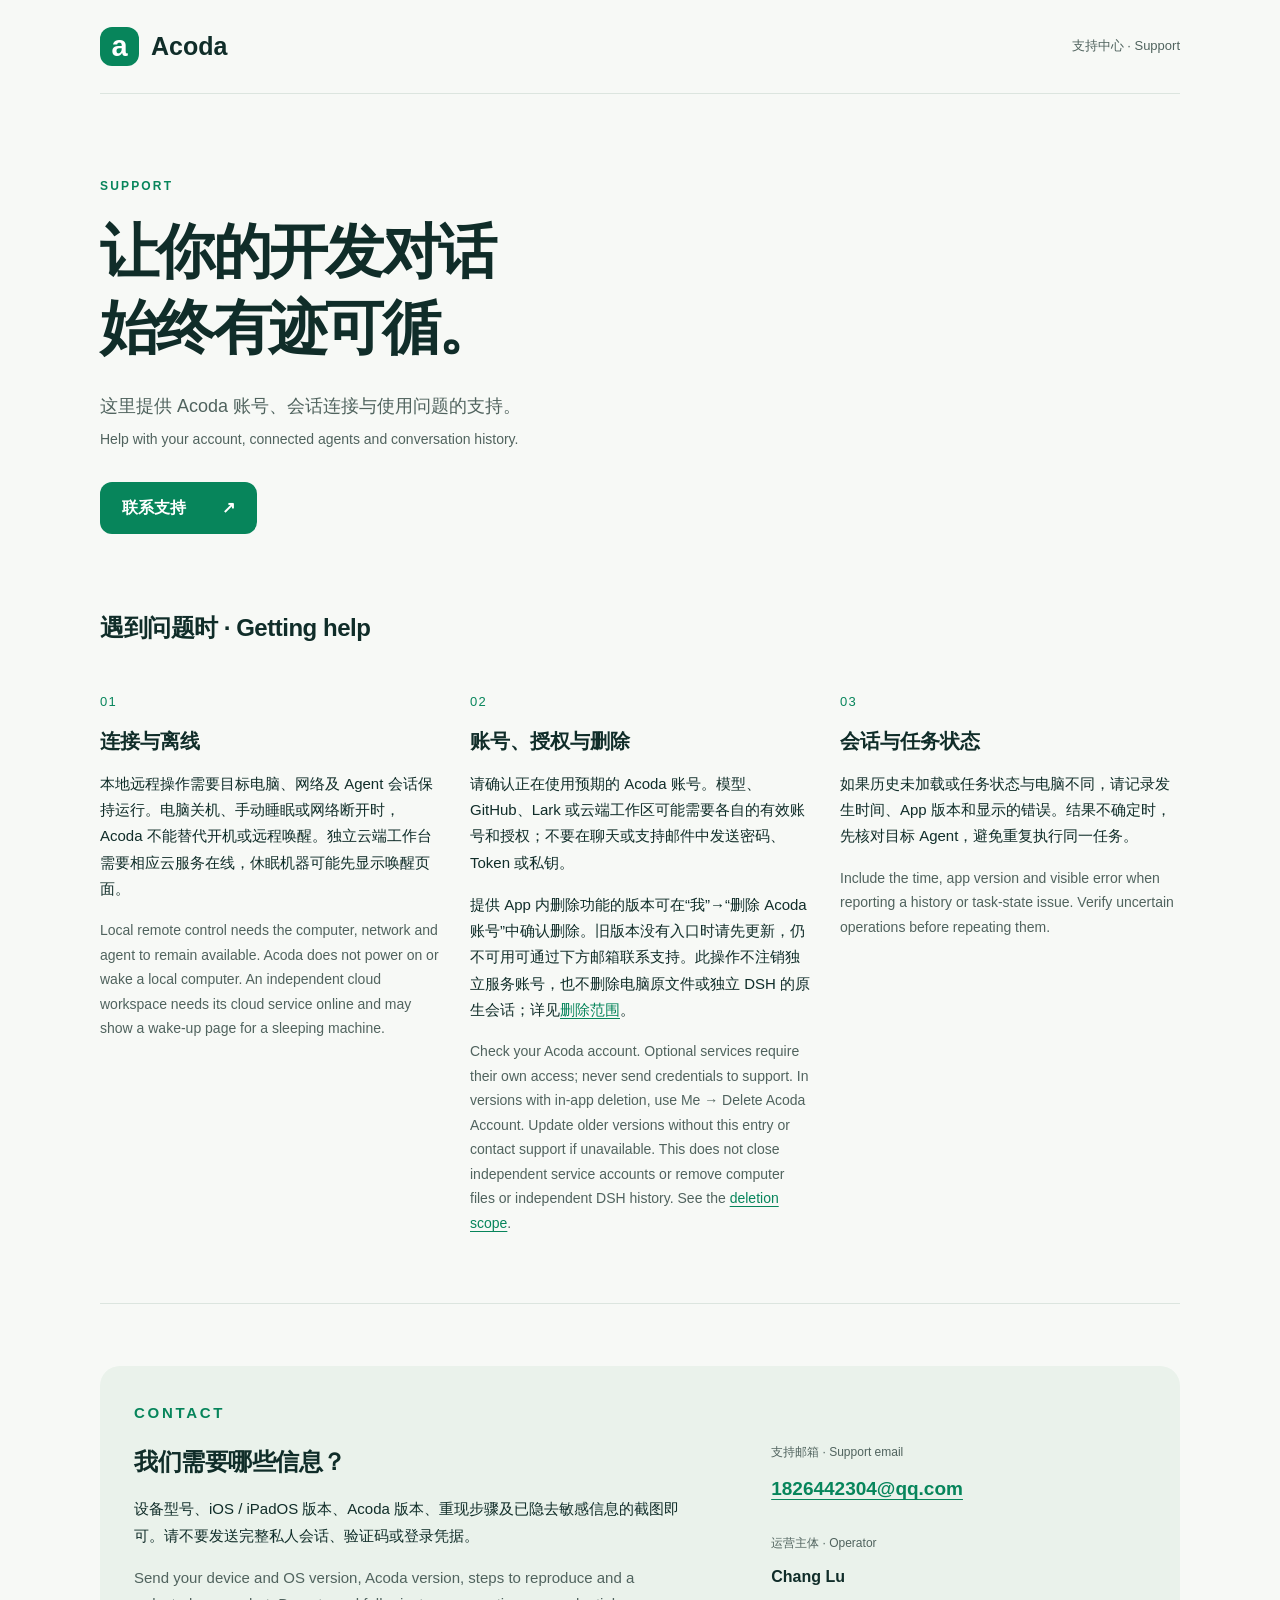
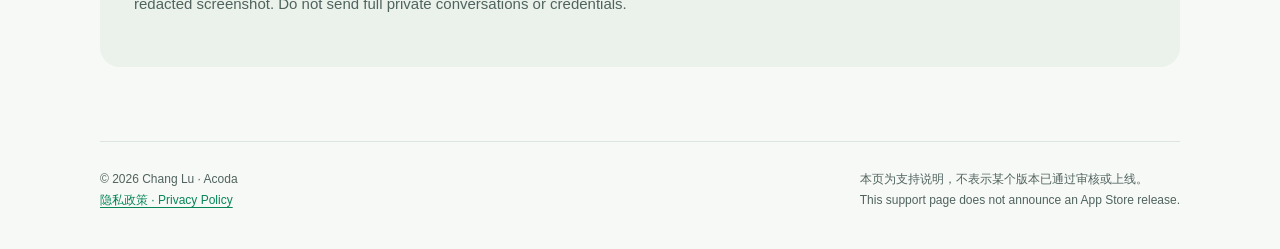
<file: index.html>
<!doctype html>
<html lang="zh-Hans">
<head>
  <meta charset="utf-8">
  <meta name="viewport" content="width=device-width, initial-scale=1">
  <meta name="description" content="Acoda 支持中心：账号、远程连接、会话历史和隐私联系。Acoda support for accounts, connections and session history.">
  <title>Acoda 支持中心 · Support</title>
  <link rel="stylesheet" href="style.css">
</head>
<body>
  <a class="skip" href="#main">跳至内容 · Skip to content</a>
  <header><a class="brand" href="./" aria-label="Acoda 支持中心首页"><span class="mark" aria-hidden="true">a</span>Acoda</a><span class="label">支持中心 · Support</span></header>
  <main id="main">
    <section class="hero"><p class="eyebrow">SUPPORT</p><h1>让你的开发对话<br>始终有迹可循。</h1><p class="intro">这里提供 Acoda 账号、会话连接与使用问题的支持。<br><span lang="en">Help with your account, connected agents and conversation history.</span></p><a class="button" href="mailto:1826442304@qq.com?subject=Acoda%20Support">联系支持 <span aria-hidden="true">↗</span></a></section>
    <section aria-labelledby="help"><h2 id="help">遇到问题时 · Getting help</h2><div class="grid"><article><span class="number">01</span><h3>连接与离线</h3><p>本地远程操作需要目标电脑、网络及 Agent 会话保持运行。电脑关机、手动睡眠或网络断开时，Acoda 不能替代开机或远程唤醒。独立云端工作台需要相应云服务在线，休眠机器可能先显示唤醒页面。</p><p lang="en">Local remote control needs the computer, network and agent to remain available. Acoda does not power on or wake a local computer. An independent cloud workspace needs its cloud service online and may show a wake-up page for a sleeping machine.</p></article><article><span class="number">02</span><h3>账号、授权与删除</h3><p>请确认正在使用预期的 Acoda 账号。模型、GitHub、Lark 或云端工作区可能需要各自的有效账号和授权；不要在聊天或支持邮件中发送密码、Token 或私钥。</p><p>提供 App 内删除功能的版本可在“我”→“删除 Acoda 账号”中确认删除。旧版本没有入口时请先更新，仍不可用可通过下方邮箱联系支持。此操作不注销独立服务账号，也不删除电脑原文件或独立 DSH 的原生会话；详见<a href="privacy.html#retention">删除范围</a>。</p><p lang="en">Check your Acoda account. Optional services require their own access; never send credentials to support. In versions with in-app deletion, use Me → Delete Acoda Account. Update older versions without this entry or contact support if unavailable. This does not close independent service accounts or remove computer files or independent DSH history. See the <a href="privacy.html#retention">deletion scope</a>.</p></article><article><span class="number">03</span><h3>会话与任务状态</h3><p>如果历史未加载或任务状态与电脑不同，请记录发生时间、App 版本和显示的错误。结果不确定时，先核对目标 Agent，避免重复执行同一任务。</p><p lang="en">Include the time, app version and visible error when reporting a history or task-state issue. Verify uncertain operations before repeating them.</p></article></div></section>
    <section class="contact" aria-labelledby="contact"><div><p class="eyebrow">CONTACT</p><h2 id="contact">我们需要哪些信息？</h2><p>设备型号、iOS / iPadOS 版本、Acoda 版本、重现步骤及已隐去敏感信息的截图即可。请不要发送完整私人会话、验证码或登录凭据。</p><p lang="en">Send your device and OS version, Acoda version, steps to reproduce and a redacted screenshot. Do not send full private conversations or credentials.</p></div><address><span>支持邮箱 · Support email</span><a href="mailto:1826442304@qq.com">1826442304@qq.com</a><span>运营主体 · Operator</span><strong>Chang Lu</strong></address></section>
  </main>
  <footer><span>© 2026 Chang Lu · Acoda<br><a href="privacy.html">隐私政策 · Privacy Policy</a></span><span>本页为支持说明，不表示某个版本已通过审核或上线。<br><span lang="en">This support page does not announce an App Store release.</span></span></footer>
</body>
</html>
</file>
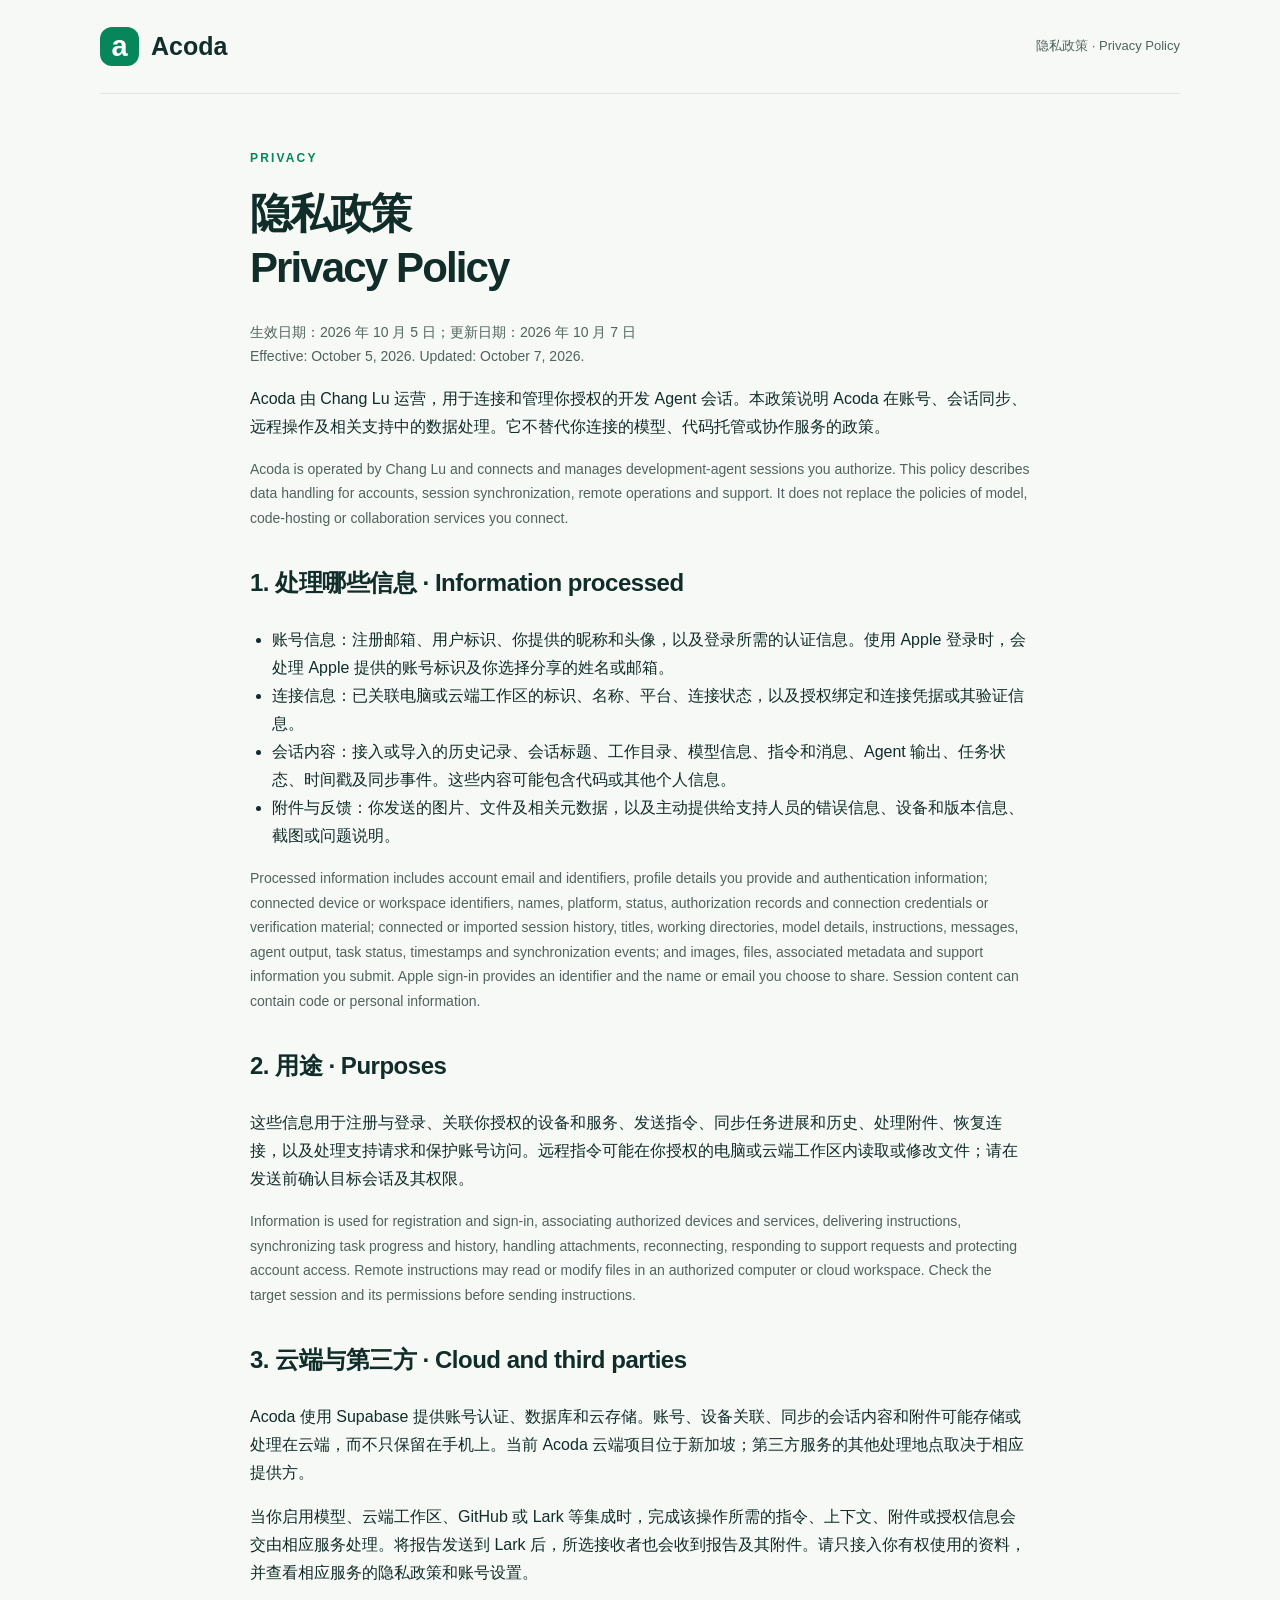
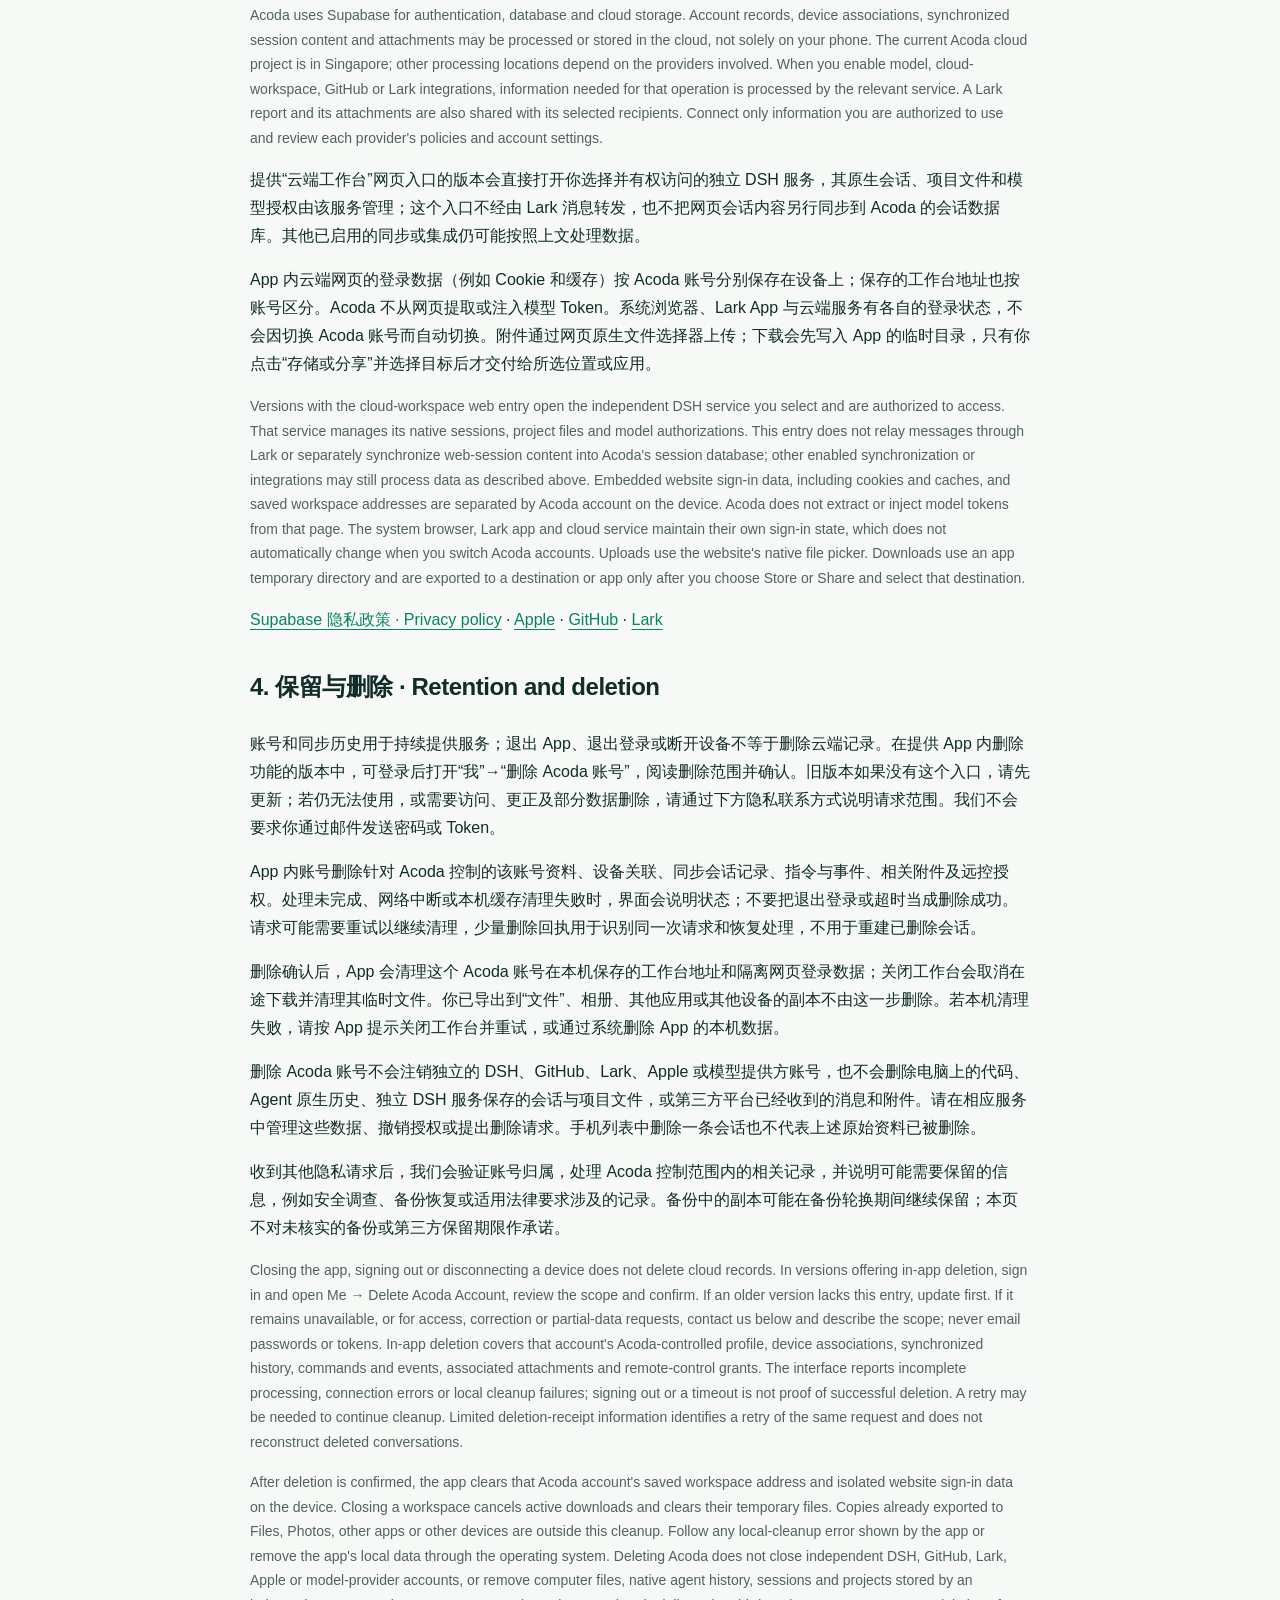
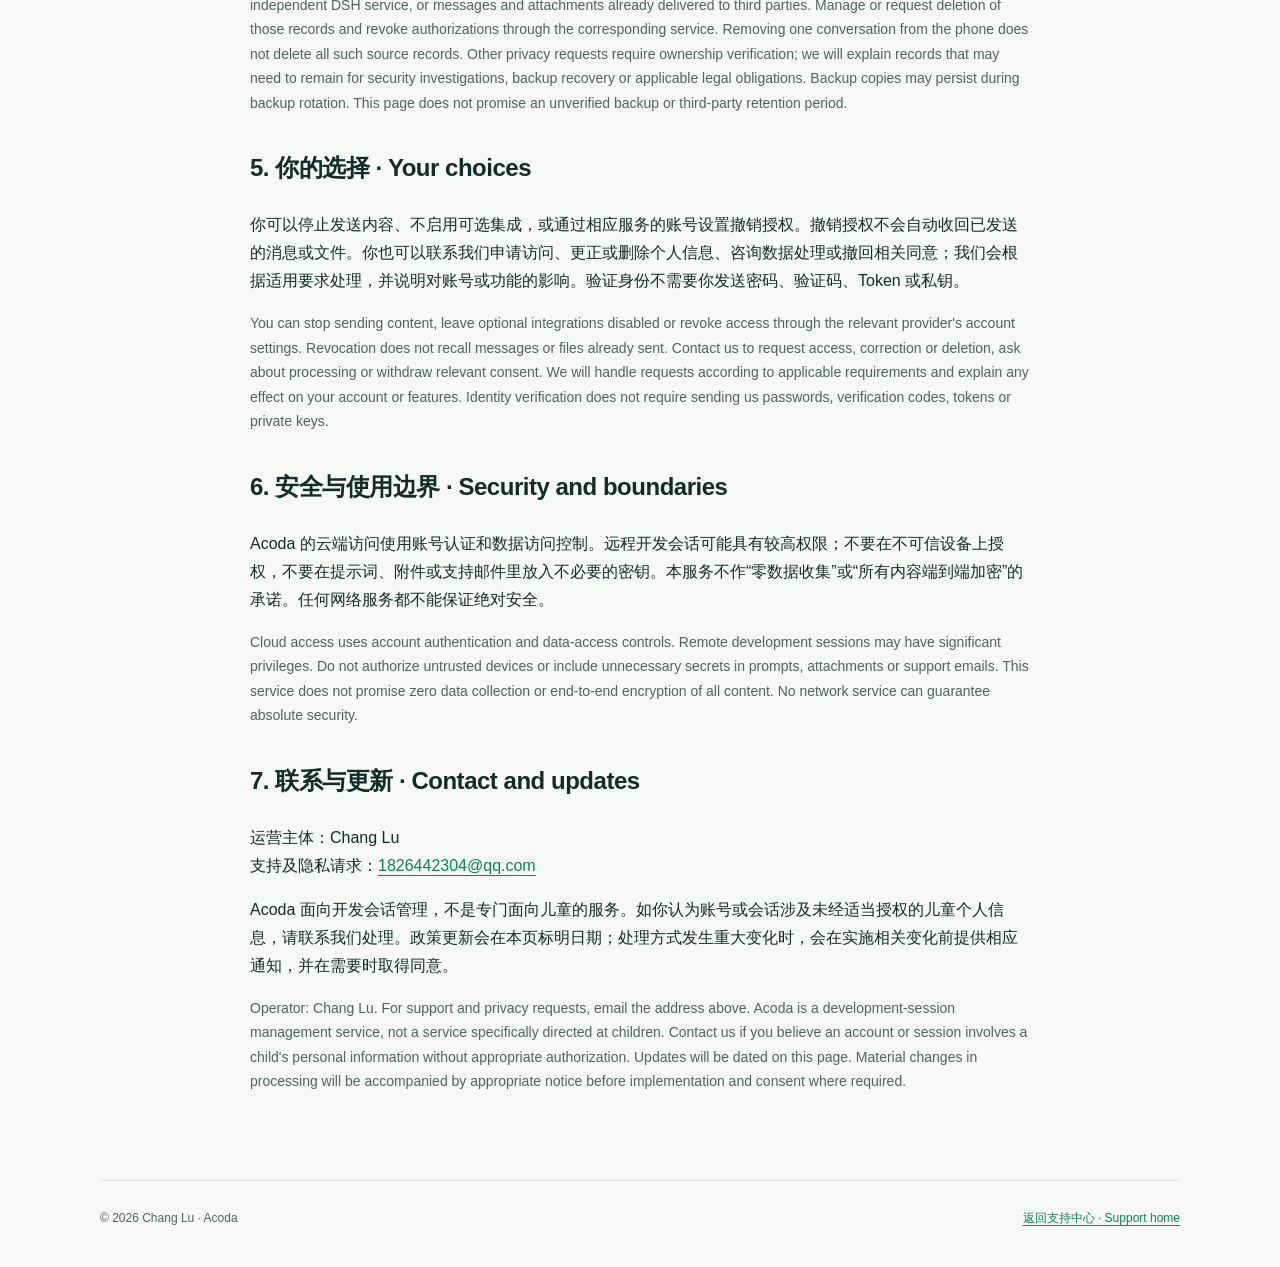
<file: privacy.html>
<!doctype html>
<html lang="zh-Hans">
<head>
  <meta charset="utf-8">
  <meta name="viewport" content="width=device-width, initial-scale=1">
  <meta name="description" content="Acoda 隐私政策：账号、远程会话、附件、第三方授权、数据保留及隐私请求。Acoda privacy policy.">
  <title>Acoda 隐私政策 · Privacy Policy</title>
  <link rel="stylesheet" href="style.css">
</head>
<body>
  <a class="skip" href="#main">跳至内容 · Skip to content</a>
  <header><a class="brand" href="./" aria-label="Acoda 支持中心首页"><span class="mark" aria-hidden="true">a</span>Acoda</a><span class="label">隐私政策 · Privacy Policy</span></header>
  <main id="main" class="policy">
    <p class="eyebrow">PRIVACY</p>
    <h1>隐私政策<br><span lang="en">Privacy Policy</span></h1>
    <p class="date">生效日期：2026 年 10 月 5 日；更新日期：2026 年 10 月 7 日<br><span lang="en">Effective: October 5, 2026. Updated: October 7, 2026.</span></p>
    <p>Acoda 由 Chang Lu 运营，用于连接和管理你授权的开发 Agent 会话。本政策说明 Acoda 在账号、会话同步、远程操作及相关支持中的数据处理。它不替代你连接的模型、代码托管或协作服务的政策。</p>
    <p lang="en">Acoda is operated by Chang Lu and connects and manages development-agent sessions you authorize. This policy describes data handling for accounts, session synchronization, remote operations and support. It does not replace the policies of model, code-hosting or collaboration services you connect.</p>
    <section aria-labelledby="data">
      <h2 id="data">1. 处理哪些信息 · Information processed</h2>
      <ul>
        <li>账号信息：注册邮箱、用户标识、你提供的昵称和头像，以及登录所需的认证信息。使用 Apple 登录时，会处理 Apple 提供的账号标识及你选择分享的姓名或邮箱。</li>
        <li>连接信息：已关联电脑或云端工作区的标识、名称、平台、连接状态，以及授权绑定和连接凭据或其验证信息。</li>
        <li>会话内容：接入或导入的历史记录、会话标题、工作目录、模型信息、指令和消息、Agent 输出、任务状态、时间戳及同步事件。这些内容可能包含代码或其他个人信息。</li>
        <li>附件与反馈：你发送的图片、文件及相关元数据，以及主动提供给支持人员的错误信息、设备和版本信息、截图或问题说明。</li>
      </ul>
      <p lang="en">Processed information includes account email and identifiers, profile details you provide and authentication information; connected device or workspace identifiers, names, platform, status, authorization records and connection credentials or verification material; connected or imported session history, titles, working directories, model details, instructions, messages, agent output, task status, timestamps and synchronization events; and images, files, associated metadata and support information you submit. Apple sign-in provides an identifier and the name or email you choose to share. Session content can contain code or personal information.</p>
    </section>
    <section aria-labelledby="purpose">
      <h2 id="purpose">2. 用途 · Purposes</h2>
      <p>这些信息用于注册与登录、关联你授权的设备和服务、发送指令、同步任务进展和历史、处理附件、恢复连接，以及处理支持请求和保护账号访问。远程指令可能在你授权的电脑或云端工作区内读取或修改文件；请在发送前确认目标会话及其权限。</p>
      <p lang="en">Information is used for registration and sign-in, associating authorized devices and services, delivering instructions, synchronizing task progress and history, handling attachments, reconnecting, responding to support requests and protecting account access. Remote instructions may read or modify files in an authorized computer or cloud workspace. Check the target session and its permissions before sending instructions.</p>
    </section>
    <section aria-labelledby="providers">
      <h2 id="providers">3. 云端与第三方 · Cloud and third parties</h2>
      <p>Acoda 使用 Supabase 提供账号认证、数据库和云存储。账号、设备关联、同步的会话内容和附件可能存储或处理在云端，而不只保留在手机上。当前 Acoda 云端项目位于新加坡；第三方服务的其他处理地点取决于相应提供方。</p>
      <p>当你启用模型、云端工作区、GitHub 或 Lark 等集成时，完成该操作所需的指令、上下文、附件或授权信息会交由相应服务处理。将报告发送到 Lark 后，所选接收者也会收到报告及其附件。请只接入你有权使用的资料，并查看相应服务的隐私政策和账号设置。</p>
      <p lang="en">Acoda uses Supabase for authentication, database and cloud storage. Account records, device associations, synchronized session content and attachments may be processed or stored in the cloud, not solely on your phone. The current Acoda cloud project is in Singapore; other processing locations depend on the providers involved. When you enable model, cloud-workspace, GitHub or Lark integrations, information needed for that operation is processed by the relevant service. A Lark report and its attachments are also shared with its selected recipients. Connect only information you are authorized to use and review each provider's policies and account settings.</p>
      <p>提供“云端工作台”网页入口的版本会直接打开你选择并有权访问的独立 DSH 服务，其原生会话、项目文件和模型授权由该服务管理；这个入口不经由 Lark 消息转发，也不把网页会话内容另行同步到 Acoda 的会话数据库。其他已启用的同步或集成仍可能按照上文处理数据。</p>
      <p>App 内云端网页的登录数据（例如 Cookie 和缓存）按 Acoda 账号分别保存在设备上；保存的工作台地址也按账号区分。Acoda 不从网页提取或注入模型 Token。系统浏览器、Lark App 与云端服务有各自的登录状态，不会因切换 Acoda 账号而自动切换。附件通过网页原生文件选择器上传；下载会先写入 App 的临时目录，只有你点击“存储或分享”并选择目标后才交付给所选位置或应用。</p>
      <p lang="en">Versions with the cloud-workspace web entry open the independent DSH service you select and are authorized to access. That service manages its native sessions, project files and model authorizations. This entry does not relay messages through Lark or separately synchronize web-session content into Acoda's session database; other enabled synchronization or integrations may still process data as described above. Embedded website sign-in data, including cookies and caches, and saved workspace addresses are separated by Acoda account on the device. Acoda does not extract or inject model tokens from that page. The system browser, Lark app and cloud service maintain their own sign-in state, which does not automatically change when you switch Acoda accounts. Uploads use the website's native file picker. Downloads use an app temporary directory and are exported to a destination or app only after you choose Store or Share and select that destination.</p>
      <p><a href="https://supabase.com/privacy">Supabase 隐私政策 · Privacy policy</a> · <a href="https://www.apple.com/legal/privacy/">Apple</a> · <a href="https://docs.github.com/en/site-policy/privacy-policies/github-general-privacy-statement">GitHub</a> · <a href="https://www.larksuite.com/en_us/privacy-policy">Lark</a></p>
    </section>
    <section aria-labelledby="retention">
      <h2 id="retention">4. 保留与删除 · Retention and deletion</h2>
      <p>账号和同步历史用于持续提供服务；退出 App、退出登录或断开设备不等于删除云端记录。在提供 App 内删除功能的版本中，可登录后打开“我”→“删除 Acoda 账号”，阅读删除范围并确认。旧版本如果没有这个入口，请先更新；若仍无法使用，或需要访问、更正及部分数据删除，请通过下方隐私联系方式说明请求范围。我们不会要求你通过邮件发送密码或 Token。</p>
      <p>App 内账号删除针对 Acoda 控制的该账号资料、设备关联、同步会话记录、指令与事件、相关附件及远控授权。处理未完成、网络中断或本机缓存清理失败时，界面会说明状态；不要把退出登录或超时当成删除成功。请求可能需要重试以继续清理，少量删除回执用于识别同一次请求和恢复处理，不用于重建已删除会话。</p>
      <p>删除确认后，App 会清理这个 Acoda 账号在本机保存的工作台地址和隔离网页登录数据；关闭工作台会取消在途下载并清理其临时文件。你已导出到“文件”、相册、其他应用或其他设备的副本不由这一步删除。若本机清理失败，请按 App 提示关闭工作台并重试，或通过系统删除 App 的本机数据。</p>
      <p>删除 Acoda 账号不会注销独立的 DSH、GitHub、Lark、Apple 或模型提供方账号，也不会删除电脑上的代码、Agent 原生历史、独立 DSH 服务保存的会话与项目文件，或第三方平台已经收到的消息和附件。请在相应服务中管理这些数据、撤销授权或提出删除请求。手机列表中删除一条会话也不代表上述原始资料已被删除。</p>
      <p>收到其他隐私请求后，我们会验证账号归属，处理 Acoda 控制范围内的相关记录，并说明可能需要保留的信息，例如安全调查、备份恢复或适用法律要求涉及的记录。备份中的副本可能在备份轮换期间继续保留；本页不对未核实的备份或第三方保留期限作承诺。</p>
      <p lang="en">Closing the app, signing out or disconnecting a device does not delete cloud records. In versions offering in-app deletion, sign in and open Me → Delete Acoda Account, review the scope and confirm. If an older version lacks this entry, update first. If it remains unavailable, or for access, correction or partial-data requests, contact us below and describe the scope; never email passwords or tokens. In-app deletion covers that account's Acoda-controlled profile, device associations, synchronized history, commands and events, associated attachments and remote-control grants. The interface reports incomplete processing, connection errors or local cleanup failures; signing out or a timeout is not proof of successful deletion. A retry may be needed to continue cleanup. Limited deletion-receipt information identifies a retry of the same request and does not reconstruct deleted conversations.</p>
      <p lang="en">After deletion is confirmed, the app clears that Acoda account's saved workspace address and isolated website sign-in data on the device. Closing a workspace cancels active downloads and clears their temporary files. Copies already exported to Files, Photos, other apps or other devices are outside this cleanup. Follow any local-cleanup error shown by the app or remove the app's local data through the operating system. Deleting Acoda does not close independent DSH, GitHub, Lark, Apple or model-provider accounts, or remove computer files, native agent history, sessions and projects stored by an independent DSH service, or messages and attachments already delivered to third parties. Manage or request deletion of those records and revoke authorizations through the corresponding service. Removing one conversation from the phone does not delete all such source records. Other privacy requests require ownership verification; we will explain records that may need to remain for security investigations, backup recovery or applicable legal obligations. Backup copies may persist during backup rotation. This page does not promise an unverified backup or third-party retention period.</p>
    </section>
    <section aria-labelledby="choices">
      <h2 id="choices">5. 你的选择 · Your choices</h2>
      <p>你可以停止发送内容、不启用可选集成，或通过相应服务的账号设置撤销授权。撤销授权不会自动收回已发送的消息或文件。你也可以联系我们申请访问、更正或删除个人信息、咨询数据处理或撤回相关同意；我们会根据适用要求处理，并说明对账号或功能的影响。验证身份不需要你发送密码、验证码、Token 或私钥。</p>
      <p lang="en">You can stop sending content, leave optional integrations disabled or revoke access through the relevant provider's account settings. Revocation does not recall messages or files already sent. Contact us to request access, correction or deletion, ask about processing or withdraw relevant consent. We will handle requests according to applicable requirements and explain any effect on your account or features. Identity verification does not require sending us passwords, verification codes, tokens or private keys.</p>
    </section>
    <section aria-labelledby="security">
      <h2 id="security">6. 安全与使用边界 · Security and boundaries</h2>
      <p>Acoda 的云端访问使用账号认证和数据访问控制。远程开发会话可能具有较高权限；不要在不可信设备上授权，不要在提示词、附件或支持邮件里放入不必要的密钥。本服务不作“零数据收集”或“所有内容端到端加密”的承诺。任何网络服务都不能保证绝对安全。</p>
      <p lang="en">Cloud access uses account authentication and data-access controls. Remote development sessions may have significant privileges. Do not authorize untrusted devices or include unnecessary secrets in prompts, attachments or support emails. This service does not promise zero data collection or end-to-end encryption of all content. No network service can guarantee absolute security.</p>
    </section>
    <section aria-labelledby="contact">
      <h2 id="contact">7. 联系与更新 · Contact and updates</h2>
      <p>运营主体：Chang Lu<br>支持及隐私请求：<a href="mailto:1826442304@qq.com?subject=Acoda%20Privacy">1826442304@qq.com</a></p>
      <p>Acoda 面向开发会话管理，不是专门面向儿童的服务。如你认为账号或会话涉及未经适当授权的儿童个人信息，请联系我们处理。政策更新会在本页标明日期；处理方式发生重大变化时，会在实施相关变化前提供相应通知，并在需要时取得同意。</p>
      <p lang="en">Operator: Chang Lu. For support and privacy requests, email the address above. Acoda is a development-session management service, not a service specifically directed at children. Contact us if you believe an account or session involves a child's personal information without appropriate authorization. Updates will be dated on this page. Material changes in processing will be accompanied by appropriate notice before implementation and consent where required.</p>
    </section>
  </main>
  <footer><span>© 2026 Chang Lu · Acoda</span><a href="./">返回支持中心 · Support home</a></footer>
</body>
</html>
</file>
<file: style.css>
:root{color-scheme:light;--ink:#102d29;--muted:#50635e;--green:#07855b;--paper:#f7f9f6;--line:#dce5df}*{box-sizing:border-box}html{scroll-behavior:smooth}body{margin:0;background:var(--paper);color:var(--ink);font-family:-apple-system,BlinkMacSystemFont,"Segoe UI","PingFang SC",sans-serif;line-height:1.75}a{color:var(--green);text-underline-offset:.22em}a:focus-visible{outline:3px solid #efb52f;outline-offset:5px}header,main,footer{width:min(1080px,calc(100% - 48px));margin:auto}header{min-height:94px;display:flex;align-items:center;justify-content:space-between;border-bottom:1px solid var(--line);gap:20px}.brand{display:flex;gap:12px;align-items:center;text-decoration:none;color:var(--ink);font-weight:750;font-size:25px}.mark{width:39px;height:39px;border-radius:12px;background:var(--green);color:white;display:grid;place-items:center;font-size:29px;line-height:1}.label{font-size:13px;color:var(--muted)}.hero{padding:82px 0 76px;max-width:780px}.eyebrow{color:var(--green);font-size:12px;font-weight:700;letter-spacing:.18em;margin:0 0 18px}h1{font-size:clamp(34px,5.5vw,59px);line-height:1.28;letter-spacing:-.045em;margin:0 0 25px}h2{font-size:24px;letter-spacing:-.02em;line-height:1.5;margin:0 0 25px}h3{font-size:20px;margin:10px 0 12px}.intro{font-size:18px;color:var(--muted);margin-bottom:28px}p{margin:0 0 16px}p[lang=en],.intro [lang=en]{font-size:14px;color:var(--muted)}.button{display:inline-flex;gap:36px;align-items:center;padding:12px 22px;border-radius:12px;background:var(--green);color:#fff;text-decoration:none;font-weight:650;min-height:48px}.grid{display:grid;grid-template-columns:repeat(3,minmax(0,1fr));gap:30px;padding:20px 0 52px;border-bottom:1px solid var(--line)}article{min-width:0}.number{display:block;color:var(--green);font-size:13px;letter-spacing:.1em}article p{font-size:15px}.contact{display:grid;grid-template-columns:1.5fr 1fr;gap:75px;margin:62px 0 74px;padding:34px;background:#eaf2eb;border-radius:20px}.contact h2{margin-bottom:16px}.contact p{font-size:15px}address{font-style:normal;display:flex;flex-direction:column;justify-content:center;align-items:start;gap:9px}address span{font-size:12px;color:var(--muted)}address a{font-size:19px;font-weight:650;overflow-wrap:anywhere;margin-bottom:19px}footer{border-top:1px solid var(--line);display:flex;justify-content:space-between;gap:30px;padding:27px 0 38px;color:var(--muted);font-size:12px}.skip{position:absolute;left:16px;top:-200px;background:white;padding:10px;z-index:10}.skip:focus{top:10px}.policy{max-width:780px;padding:54px 0 70px}.policy h1{font-size:42px}.policy section{margin-top:35px}.policy ul{padding-left:22px}.policy .date{font-size:14px;color:var(--muted)}@media(max-width:700px){header,main,footer{width:calc(100% - 32px)}header{min-height:76px}.label{font-size:11px}.hero{padding:52px 0 45px}.grid{grid-template-columns:1fr;gap:25px}.contact{grid-template-columns:1fr;gap:25px;padding:23px;margin:36px 0}footer{flex-direction:column;gap:12px}.policy h1{font-size:34px}}@media(prefers-reduced-motion:reduce){html{scroll-behavior:auto}}
</file>
